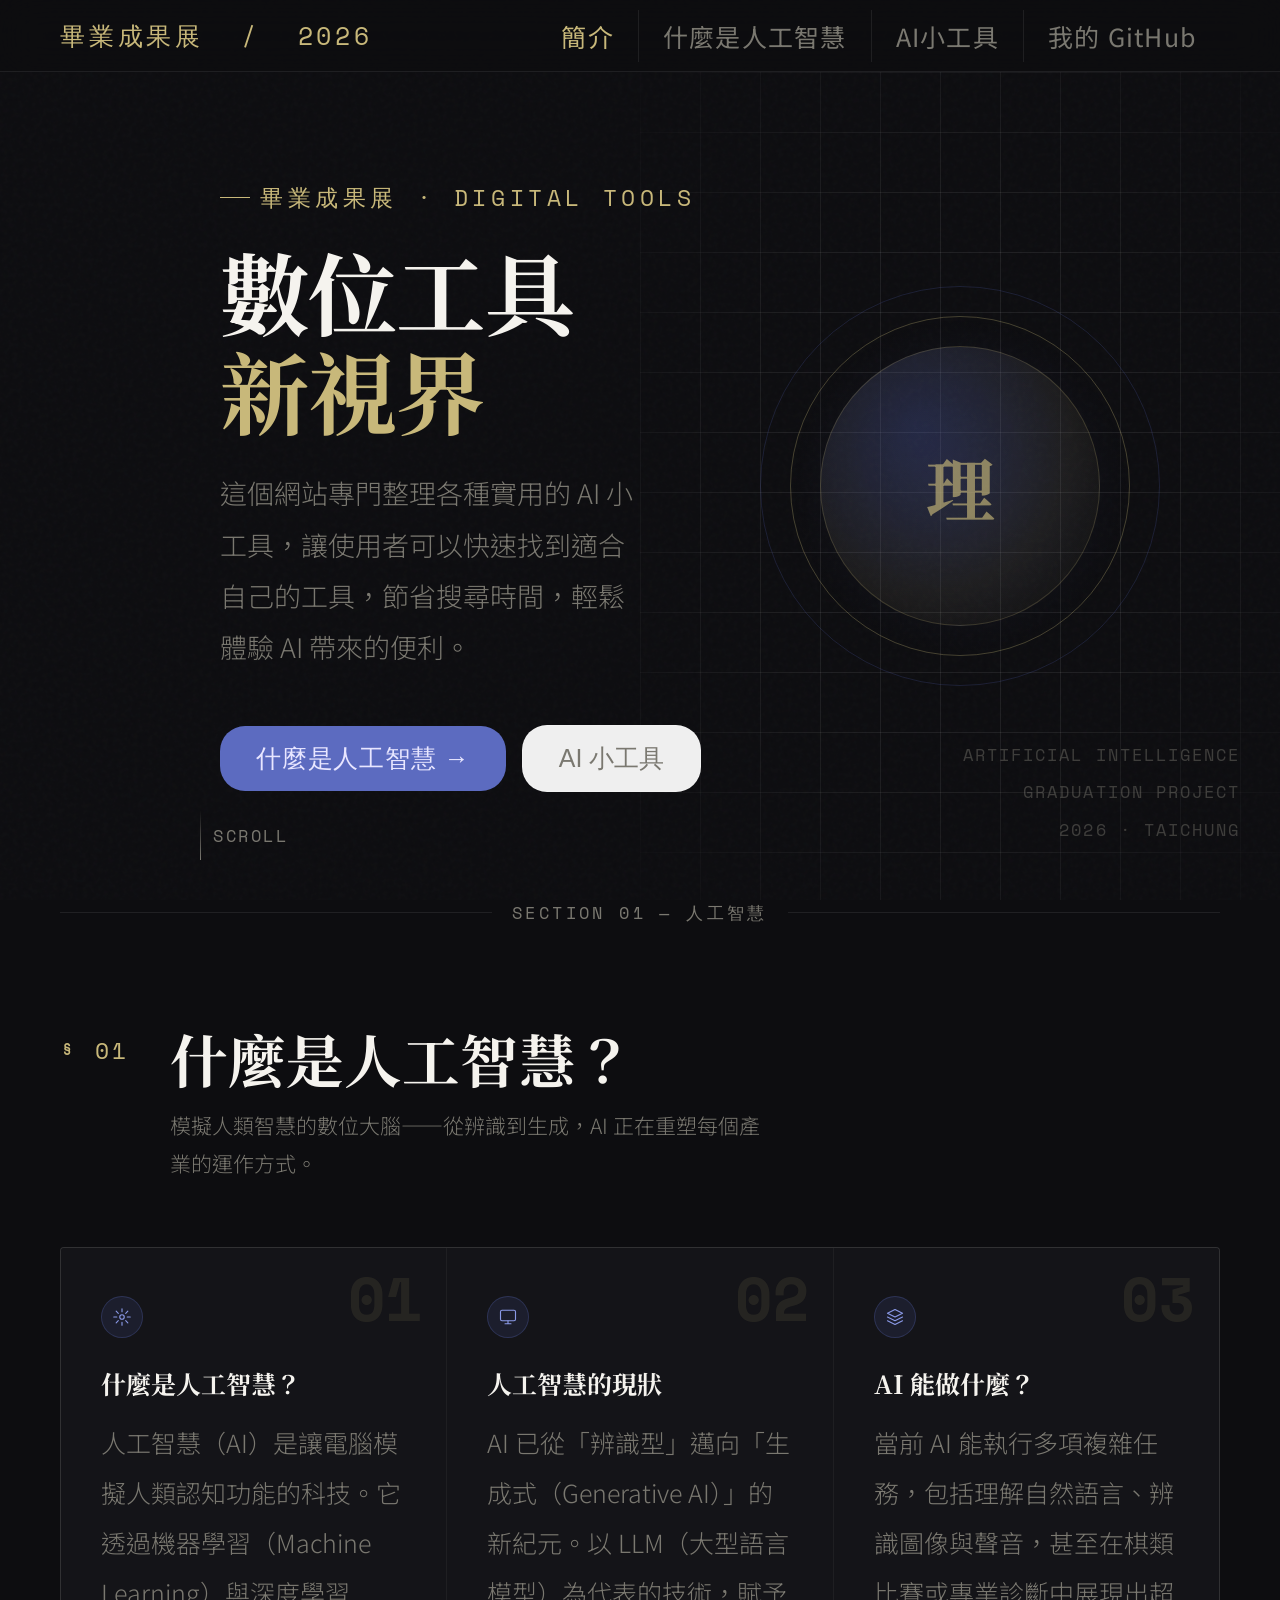
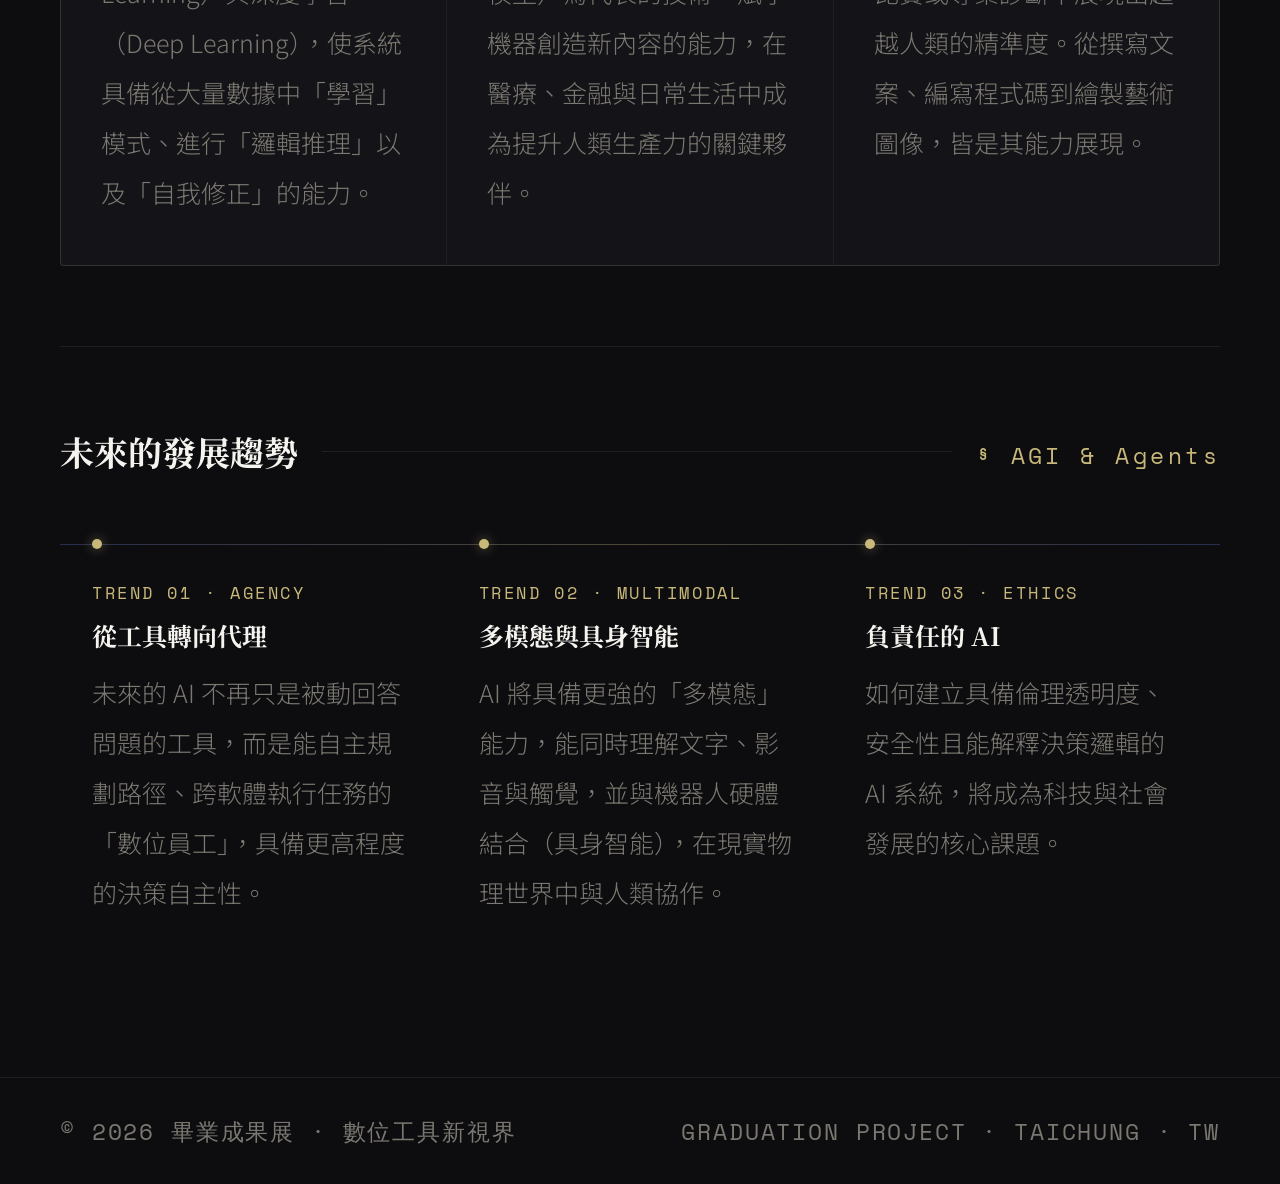
<file: index.html>
<!DOCTYPE html>
<html lang="zh-TW">
<head>
    <meta charset="UTF-8">
    <meta name="viewport" content="width=device-width, initial-scale=1.0">
    <title>畢業成果展</title>
    <link rel="preconnect" href="https://fonts.googleapis.com">
    <link rel="preconnect" href="https://fonts.gstatic.com" crossorigin>
    <link href="https://fonts.googleapis.com/css2?family=Noto+Serif+TC:wght@400;700&family=Space+Mono:wght@400;700&family=Noto+Sans+TC:wght@300;400;500&display=swap" rel="stylesheet">
    <link rel="stylesheet" href="style.css">
</head>
<body>

    <header>
        <div class="logo" onclick="showView('home')">畢業成果展 &nbsp;/&nbsp; 2026</div>
        <nav>
            <a onclick="showView('home'); scrollToHero();" data-view="home">簡介</a>
            <a onclick="showView('home'); scrollToAI();" data-view="home-ai">什麼是人工智慧</a>
            <a onclick="showView('tools')" data-view="tools">AI小工具</a>
            <a href="https://github.com/yaanwa" target="_blank">我的 GitHub</a>
        </nav>
    </header>

    <!-- ══════════════════════════════
         VIEW: HOME (Hero + AI 介紹)
    ══════════════════════════════ -->
    <div id="view-home" class="view active">
        <!-- Hero -->
        <section id="hero">
            <div class="hero-left">
                <div class="hero-tag">畢業成果展 · Digital Tools</div>
                <h1 class="hero-title">數位工具<br><em>新視界</em></h1>
                <p class="hero-sub">這個網站專門整理各種實用的 AI 小工具，讓使用者可以快速找到適合自己的工具，節省搜尋時間，輕鬆體驗 AI 帶來的便利。</p>
                <div class="hero-btns">
                    <button class="btn-primary" onclick="scrollToAI()">什麼是人工智慧 →</button>
                    <button class="btn-ghost" onclick="showView('tools')">AI 小工具</button>
                </div>
            </div>
            <div class="hero-right">
                <div class="grid-bg"></div>
                <div class="orb-ring">
                    <div class="orb-glow"></div>
                    <div class="orb-inner"><span class="orb-glyph">理</span></div>
                </div>
                <div class="corner-meta">ARTIFICIAL INTELLIGENCE<br>GRADUATION PROJECT<br>2026 · TAICHUNG</div>
            </div>
            <div class="scroll-line"><span>Scroll</span></div>
        </section>

        <!-- AI 介紹 -->
        <div class="section-divider" id="main2-anchor"><span>SECTION 01 — 人工智慧</span></div>
        <section id="main2">
            <div class="section-header">
                <div class="section-index">§ 01</div>
                <div class="section-title-block">
                    <h2>什麼是人工智慧？</h2>
                    <p>模擬人類智慧的數位大腦——從辨識到生成，AI 正在重塑每個產業的運作方式。</p>
                </div>
            </div>
            <div class="cards-grid">
                <div class="card">
                    <div class="card-num">01</div>
                    <div class="card-icon"><svg viewBox="0 0 24 24"><circle cx="12" cy="12" r="3"/><path d="M12 1v4M12 19v4M4.22 4.22l2.83 2.83M16.95 16.95l2.83 2.83M1 12h4M19 12h4M4.22 19.78l2.83-2.83M16.95 7.05l2.83-2.83"/></svg></div>
                    <h3>什麼是人工智慧？</h3>
                    <p>人工智慧（AI）是讓電腦模擬人類認知功能的科技。它透過機器學習（Machine Learning）與深度學習（Deep Learning），使系統具備從大量數據中「學習」模式、進行「邏輯推理」以及「自我修正」的能力。</p>
                    <div class="card-accent"></div>
                </div>
                <div class="card">
                    <div class="card-num">02</div>
                    <div class="card-icon"><svg viewBox="0 0 24 24"><rect x="2" y="3" width="20" height="14" rx="2"/><path d="M8 21h8M12 17v4"/></svg></div>
                    <h3>人工智慧的現狀</h3>
                    <p>AI 已從「辨識型」邁向「生成式（Generative AI）」的新紀元。以 LLM（大型語言模型）為代表的技術，賦予機器創造新內容的能力，在醫療、金融與日常生活中成為提升人類生產力的關鍵夥伴。</p>
                    <div class="card-accent"></div>
                </div>
                <div class="card">
                    <div class="card-num">03</div>
                    <div class="card-icon"><svg viewBox="0 0 24 24"><path d="M12 2L2 7l10 5 10-5-10-5zM2 17l10 5 10-5M2 12l10 5 10-5"/></svg></div>
                    <h3>AI 能做什麼？</h3>
                    <p>當前 AI 能執行多項複雜任務，包括理解自然語言、辨識圖像與聲音，甚至在棋類比賽或專業診斷中展現出超越人類的精準度。從撰寫文案、編寫程式碼到繪製藝術圖像，皆是其能力展現。</p>
                    <div class="card-accent"></div>
                </div>
            </div>
            <div class="future-block">
                <div class="future-header">
                    <h2>未來的發展趨勢</h2>
                    <div class="future-header-line" style="flex:1;height:1px;background:var(--line);"></div>
                    <div class="section-index">§ AGI &amp; Agents</div>
                </div>
                <div class="timeline">
                    <div class="tl-item">
                        <div class="tl-dot"></div>
                        <div class="tl-label">Trend 01 · Agency</div>
                        <div class="tl-title">從工具轉向代理</div>
                        <p class="tl-text">未來的 AI 不再只是被動回答問題的工具，而是能自主規劃路徑、跨軟體執行任務的「數位員工」，具備更高程度的決策自主性。</p>
                    </div>
                    <div class="tl-item">
                        <div class="tl-dot"></div>
                        <div class="tl-label">Trend 02 · Multimodal</div>
                        <div class="tl-title">多模態與具身智能</div>
                        <p class="tl-text">AI 將具備更強的「多模態」能力，能同時理解文字、影音與觸覺，並與機器人硬體結合（具身智能），在現實物理世界中與人類協作。</p>
                    </div>
                    <div class="tl-item">
                        <div class="tl-dot"></div>
                        <div class="tl-label">Trend 03 · Ethics</div>
                        <div class="tl-title">負責任的 AI</div>
                        <p class="tl-text">如何建立具備倫理透明度、安全性且能解釋決策邏輯的 AI 系統，將成為科技與社會發展的核心課題。</p>
                    </div>
                </div>
            </div>
        </section>

        <footer>
            <p>© 2026 畢業成果展 · 數位工具新視界</p>
            <p>GRADUATION PROJECT · TAICHUNG · TW</p>
        </footer>
    </div>

    <!-- ══════════════════════════════
         VIEW: TOOLS GRID
    ══════════════════════════════ -->
    <div id="view-tools" class="view">
        <section style="padding: 120px 60px 80px;">
            <div class="tools-page-header anim">
                <div class="page-tag">Section 02 · AI Tools</div>
                <h2>AI 小工具</h2>
                <p>精選 7 款實用 AI 工具，涵蓋學習、閱讀、筆記、求職與資訊搜尋，點擊任一卡片查看詳細介紹。</p>
            </div>
            <div class="tools-grid anim">
                <div class="tool-card" onclick="showDetail('thetawave')">
                    <div class="tool-card-index">01 / 07</div>
                    <div class="tool-card-emoji">🎓</div>
                    <h3>Thetawave</h3>
                    <div class="tool-card-tag">學術筆記</div>
                    <p>專為大學生打造的智慧筆記工具，語音錄入、自動整理，內建 Flashcard 與 Quiz 功能。</p>
                    <span class="tool-card-arrow">↗</span>
                    <div class="tool-card-bar"></div>
                </div>
                <div class="tool-card" onclick="showDetail('libriai')">
                    <div class="tool-card-index">02 / 07</div>
                    <div class="tool-card-emoji">📚</div>
                    <h3>LibriAI</h3>
                    <div class="tool-card-tag">電子書整理</div>
                    <p>上傳 PDF、電子書或影片連結，AI 精準提取核心，生成結構化大綱與重點摘要。</p>
                    <span class="tool-card-arrow">↗</span>
                    <div class="tool-card-bar"></div>
                </div>
                <div class="tool-card" onclick="showDetail('kuse')">
                    <div class="tool-card-index">03 / 07</div>
                    <div class="tool-card-emoji">📓</div>
                    <h3>Kuse</h3>
                    <div class="tool-card-tag">視覺化筆記</div>
                    <p>擁有 AI 加持的無限畫布，自由整合圖片、PDF、影片，智能梳理跨領域邏輯。</p>
                    <span class="tool-card-arrow">↗</span>
                    <div class="tool-card-bar"></div>
                </div>
                <div class="tool-card" onclick="showDetail('slayjobs')">
                    <div class="tool-card-index">04 / 07</div>
                    <div class="tool-card-emoji">💼</div>
                    <h3>Slayjobs</h3>
                    <div class="tool-card-tag">面試準備</div>
                    <p>分析職缺描述，預測面試問題，提供客製化回答策略與履歷優化建議。</p>
                    <span class="tool-card-arrow">↗</span>
                    <div class="tool-card-bar"></div>
                </div>
                <div class="tool-card" onclick="showDetail('gemini')">
                    <div class="tool-card-index">05 / 07</div>
                    <div class="tool-card-emoji">♊</div>
                    <h3>Gemini</h3>
                    <div class="tool-card-tag">查資料 / 寫文</div>
                    <p>Google 旗艦 AI，深度整合 Google 生態，適合即時資訊查證與各類文字創作。</p>
                    <span class="tool-card-arrow">↗</span>
                    <div class="tool-card-bar"></div>
                </div>
                <div class="tool-card" onclick="showDetail('perplexity')">
                    <div class="tool-card-index">06 / 07</div>
                    <div class="tool-card-emoji">🔍</div>
                    <h3>Perplexity</h3>
                    <div class="tool-card-tag">AI 搜尋</div>
                    <p>引用透明化的次世代搜尋引擎，即時搜全網並附精確來源，直接給出綜合報告。</p>
                    <span class="tool-card-arrow">↗</span>
                    <div class="tool-card-bar"></div>
                </div>
                <div class="tool-card tool-card-wide" onclick="showDetail('claude')">
                    <div>
                        <div class="tool-card-index">07 / 07</div>
                        <div class="tool-card-emoji">👨‍💻</div>
                        <h3>Claude</h3>
                        <div class="tool-card-tag">程式設計</div>
                    </div>
                    <p class="tool-card-wide-text">以優雅文筆與強大邏輯推理著稱，尤其在程式設計領域表現卓越。能一次處理數萬字的程式碼庫，給出深度分析與 Debug 建議，是軟體工程師與文字創作者的高階首選。</p>
                    <span class="tool-card-arrow">↗</span>
                    <div class="tool-card-bar"></div>
                </div>
            </div>
        </section>
        <footer>
            <p>© 2026 畢業成果展 · 數位工具新視界</p>
            <p>GRADUATION PROJECT · TAICHUNG · TW</p>
        </footer>
    </div>

    <!-- ══════════════════════════════
         VIEW: TOOL DETAIL
    ══════════════════════════════ -->
    <div id="view-detail" class="view">
        <section style="padding: 120px 60px 80px;">
            <div class="detail-back" onclick="showView('tools')">返回 AI 小工具</div>
            <div class="detail-layout" id="detail-content"></div>
        </section>
        <footer>
            <p>© 2026 畢業成果展 · 數位工具新視界</p>
            <p>GRADUATION PROJECT · TAICHUNG · TW</p>
        </footer>
    </div>

    <script>
        const tools = {
            thetawave: {
                emoji: '🎓', name: 'Thetawave', subtitle: '大學生的學業神隊友',
                meta: 'Academic Notes · AI Study Tool', url: 'https://thetawave.ai/zh-tw',
                features: ['語音錄入自動轉化筆記','心智圖與重點大綱生成','Flashcard 抽認卡系統','Quiz 互動測驗功能','課本掃描智能整理'],
                body: ['Thetawave 是一款專為學術場景打造的智慧筆記工具，特別受到海外留學生與頂尖名校大學生的青睞。它的核心強項在於「即時轉化」與「深度輸入」，使用者可以直接在課堂中透過語音錄入或掃描課本，AI 便會自動將雜亂的資訊整理成精簡且具邏輯性的筆記。','功能上，它不僅能生成心智圖與重點大綱，還內建了「Flashcard（抽認卡）」與「Quiz（小測驗）」功能，幫助學生將靜態筆記轉變為互動式的複習材料。這種「輸入即輸出」的學習閉環設計，大幅縮短了傳統筆記到複習之間的距離。','對於面臨考前衝刺或需要處理海量學科內容的大學生來說，Thetawave 就像是一個可以裝進口袋的「第二大腦」，將原本枯燥的抄寫轉化為高效的知識吸收。特別是在需要快速掌握陌生科目或同時應付多門課程壓力時，它的智能整理能力能讓你在最短時間內建立清晰的知識架構。']
            },
            libriai: {
                emoji: '📚', name: 'LibriAI', subtitle: '電子書與長文本的導讀大師',
                meta: 'Reading · Document Summarizer', url: 'https://www.thelibri.ai/',
                features: ['PDF / Word 文件上傳解析','跨語言閱讀與翻譯','結構化大綱自動生成','核心精髓濃縮摘要','圖片與影片連結分析'],
                body: ['LibriAI 致力於解決現代人「資訊焦慮」的問題，特別是針對厚重的電子書與長篇學術文件。它的強項在於強大的多媒體內容總結能力，無論是上傳 PDF、Word 電子書，甚至是圖片與影片連結，它都能精準提取核心精髓，並將其濃縮為高品質的知識摘要。','這款工具的功能亮點在於「跨語言閱讀」與「結構化產出」。它可以幫助讀者在極短的時間內掌握一本書的骨幹，並能自動生成結構化的大綱與筆記，讓你不再被語言障礙或文件長度所困。','其主要受眾為研究人員、職場人士以及熱愛終身學習的讀者。無論是需要快速消化學術文獻的研究生，還是面對一疊報告不知從何讀起的上班族，LibriAI 都能讓你以最少的時間成本，獲取最大的知識價值。']
            },
            kuse: {
                emoji: '📓', name: 'Kuse', subtitle: '視覺化與全能筆記的畫布',
                meta: 'Visual Notes · Infinite Canvas', url: 'https://www.kuse.ai/zh-tw',
                features: ['無限畫布自由拖曳排版','多格式整合（圖片、PDF、影片）','智能解題與自動寫作助手','跨領域邏輯梳理','社交媒體貼文一鍵生成'],
                body: ['Kuse 不僅是一個筆記工具，更像是一張擁有 AI 加持的「無限畫布」。它的強項在於「視覺化整理」與「多格式整合」，使用者可以在一個空間內自由拖曳圖片、PDF、YouTube 影片與網頁連結，AI 會即時分析這些異質資料，協助使用者進行跨領域的邏輯梳理。','除了基本的摘要功能，Kuse 還具備「智能解題」與「自動寫作助手」，能根據現有的筆記草稿一鍵生成完整的標題、段落甚至社交媒體貼文。這種從「整理思維」到「輸出內容」的一條龍流程，讓創作者和研究者的工作效率倍增。','其受眾群非常廣泛，包含需要進行專案規劃的 UI/UX 設計師、整理研究報告的學者，以及追求極致組織效率的數位遊牧民族。如果你曾為「靈感散落在各處」而苦惱，Kuse 就是那個幫你把一切匯聚在同一個空間的神器。']
            },
            slayjobs: {
                emoji: '💼', name: 'Slayjobs', subtitle: '職場求職的面試過關利器',
                meta: 'Career · Interview Training', url: 'https://slayjobs.com/',
                features: ['職缺描述（JD）智能分析','面試問題預測與模擬','客製化回答策略建議','履歷優化與排版建議','語調與表達邏輯反饋'],
                body: ['Slayjobs 是一款專注於「求職實戰」的垂直領域 AI，專為面臨求職挑戰的職場新人或轉職者設計。它的強項在於精準的「面試模擬」與「履歷優化」。透過分析職缺描述（JD），它能預測面試官可能提出的問題，並根據使用者的背景提供客製化的回答策略建議。','在功能層面，Slayjobs 提供了模擬面試反饋，幫助求職者調整語調、表達邏輯甚至內容的專業度。這就像擁有一位私人職涯教練，在真正上場前幫你把所有細節打磨到位。','對於正在尋找理想工作、對面試感到緊張，或是需要針對特定職位調整履歷的應徵者來說，Slayjobs 提供了一個私密且高效的練習場域。它讓你在不承受真實壓力的環境下反覆磨練，顯著提升錄取成功率。']
            },
            gemini: {
                emoji: '♊', name: 'Gemini', subtitle: '資訊檢索與內容創作的平衡者',
                meta: 'Google AI · General Purpose', url: 'https://gemini.google.com/app?hl=zh-TW',
                features: ['深度資訊檢索與即時搜尋','Google 生態無縫整合','文字創作與翻譯','複雜資料查證','親切且高常識的對話體驗'],
                body: ['Gemini 是 Google 推出的旗艦級 AI 助手，其強項在於深厚的「資訊檢索能力」與「跨工具生態整合」。作為一個通用的 AI 助手，它能與 Google 文件、地圖、郵件等功能無縫對接，適合處理需要即時網路資訊支援的寫作與分析任務。','它的功能涵蓋了文字創作、資料查證以及複雜的翻譯任務，語氣通常親切且具備高度的常識。搭配 Google 強大的搜索基礎設施，Gemini 在需要整合多方資訊並做出快速判斷的場景中表現尤為突出。','Gemini 的受眾群最為大眾化，從需要寫信、撰寫文案的辦公族，到需要快速查證旅遊資訊的普羅大眾，都能透過 Gemini 獲得穩定且高品質的協助。如果你已深度使用 Google 的各項服務，Gemini 將是最無縫的 AI 擴充選項。']
            },
            perplexity: {
                emoji: '🔍', name: 'Perplexity', subtitle: '下一代的 AI 搜尋引擎',
                meta: 'AI Search · Source-Cited', url: 'https://www.perplexity.ai/',
                features: ['即時全網搜索整合','精確來源標籤引用','邏輯嚴密的綜合報告','學術論文查詢支援','高事實準確性保障'],
                body: ['Perplexity 徹底顛覆了傳統搜尋引擎的邏輯，其強項在於「引用透明化」與「答案直接化」。與其說它是聊天機器人，它更像是一個會說話的學術圖書館。每當使用者提出問題，它會即時搜索全網，並附上精確的來源標籤，確保每一條資訊都有據可查。','對於需要寫論文、做市場調研或需要高度事實準確性的使用者來說，Perplexity 的功能價值極高。它能幫助使用者跳過翻閱無數搜尋結果分頁的過程，直接給出邏輯嚴密的綜合性報告。','在資訊爆炸的時代，「知道資訊從哪裡來」比「得到一個答案」更為重要。Perplexity 正是抓住了這個痛點——它的受眾主要是專業人士、分析師與學生，是所有追求「正確且可驗證的資訊」的人的首選工具。']
            },
            claude: {
                emoji: '👨‍💻', name: 'Claude', subtitle: '程式設計與長邏輯處理的工匠',
                meta: 'Coding · Long-Context AI', url: 'https://claude.ai/',
                features: ['超長上下文處理能力','程式碼 Debug 與深度分析','低幻覺率、高邏輯嚴謹度','優雅人性化的回應風格','複雜文本編輯與法務輔助'],
                body: ['Claude 在 AI 圈以其「優雅的文筆」與「強大的邏輯推理能力」著稱，尤其在「程式設計（Coding）」領域表現卓越。它的強項在於處理超長上下文的能力，能一次閱讀數萬字的程式碼庫或長篇小說，並在不遺漏細節的情況下給出深度分析或 Debug 建議。','在功能上，Claude 的回應通常更具人性化且邏輯嚴謹，相較於其他 AI，它在減少「幻覺（Hallucination）」問題上做得更為出色。無論是逐行解析複雜的演算法，還是幫助工程師重構一段混亂的程式碼，Claude 都能以清晰有條理的方式呈現解決方案。','其受眾群高度集中在軟體工程師、文字創作者與法務人員。對於需要處理複雜代碼邏輯或進行深度文本編輯的用戶而言，Claude 是目前市面上最穩定且具專業深度的高階 AI 選擇。而這個網站本身，也正是透過 Claude 的協助打造出來的。']
            }
        };

        function showView(name) {
            document.querySelectorAll('.view').forEach(v => v.classList.remove('active'));
            document.getElementById('view-' + name).classList.add('active');
            window.scrollTo(0, 0);
            // re-trigger .anim elements
            document.getElementById('view-' + name).querySelectorAll('.anim').forEach((el, i) => {
                el.style.animation = 'none';
                el.offsetHeight;
                el.style.opacity = '0';
                el.style.animation = `fadein 0.7s ease ${0.05 + i * 0.12}s forwards`;
            });
            // update nav highlight
            updateNav(name);
        }

        function updateNav(view) {
            document.querySelectorAll('nav a[data-view]').forEach(a => {
                a.classList.remove('active');
                if (a.dataset.view === view || a.dataset.view === 'home-ai' && view === 'home') {
                    // handled by scroll listener for home
                }
                if (a.dataset.view === view) a.classList.add('active');
            });
            if (view === 'home') {
                document.querySelector('nav a[data-view="home"]').classList.add('active');
            }
        }

        function scrollToHero() {
            if (!document.getElementById('view-home').classList.contains('active')) showView('home');
            window.scrollTo({ top: 0, behavior: 'smooth' });
        }

        function scrollToAI() {
            if (!document.getElementById('view-home').classList.contains('active')) {
                showView('home');
                setTimeout(() => {
                    document.getElementById('main2-anchor').scrollIntoView({ behavior: 'smooth' });
                }, 100);
            } else {
                document.getElementById('main2-anchor').scrollIntoView({ behavior: 'smooth' });
            }
        }

        function showDetail(id) {
            const t = tools[id];
            document.getElementById('detail-content').innerHTML = `
                <div class="detail-main">
                    <div class="detail-emoji">${t.emoji}</div>
                    <div class="detail-meta">${t.meta}</div>
                    <div class="detail-title">${t.name}</div>
                    <div class="detail-subtitle">${t.subtitle}</div>
                    <div class="detail-divider"></div>
                    <div class="detail-body">${t.body.map(p => `<p>${p}</p>`).join('')}</div>
                </div>
                <div class="detail-sidebar">
                    <div class="detail-card">
                        <div class="detail-card-header">
                            <p>Tool Overview</p>
                            <h4>${t.name}</h4>
                        </div>
                        <div class="detail-features">
                            ${t.features.map(f => `<div class="detail-feature">${f}</div>`).join('')}
                        </div>
                        <div class="detail-cta">
                            <a href="${t.url}" target="_blank">前往官方網站 ↗</a>
                        </div>
                    </div>
                </div>`;
            showView('detail');
        }

        // Scroll-aware nav highlight on home view
        const main2anchor = document.getElementById('main2-anchor');
        window.addEventListener('scroll', () => {
            if (!document.getElementById('view-home').classList.contains('active')) return;
            const scrolled = window.scrollY;
            const threshold = main2anchor.getBoundingClientRect().top + scrolled - 100;
            if (scrolled >= threshold) {
                document.querySelector('nav a[data-view="home"]').classList.remove('active');
                document.querySelector('nav a[data-view="home-ai"]').classList.add('active');
            } else {
                document.querySelector('nav a[data-view="home-ai"]').classList.remove('active');
                document.querySelector('nav a[data-view="home"]').classList.add('active');
            }
        });

        // Init
        document.querySelector('nav a[data-view="home"]').classList.add('active');
    </script>
</body>
</html>
</file>
<file: style.css>
:root {
    --bg: #0d0d10;
    --bg2: #141418;
    --bg3: #1c1c22;
    --line: rgba(255,255,255,0.08);
    --line2: rgba(255,255,255,0.15);
    --text: #e8e6e0;
    --muted: #7a7870;
    --accent: #c8b87a;
    --accent2: #5c6bc0;
    --white: #f5f3ee;
}
*, *::before, *::after { user-select: none; margin: 0; padding: 0; box-sizing: border-box; text-decoration: none; }
html { scroll-behavior: smooth; }
body { background: var(--bg); color: var(--text); font-family: 'Noto Sans TC', sans-serif; font-weight: 300; overflow-x: hidden; }
body::before {
    content: ''; position: fixed; inset: 0;
    background-image: url("data:image/svg+xml,%3Csvg viewBox='0 0 200 200' xmlns='http://www.w3.org/2000/svg'%3E%3Cfilter id='n'%3E%3CfeTurbulence type='fractalNoise' baseFrequency='0.9' numOctaves='4' stitchTiles='stitch'/%3E%3C/filter%3E%3Crect width='100%25' height='100%25' filter='url(%23n)' opacity='0.04'/%3E%3C/svg%3E");
    pointer-events: none; z-index: 0; opacity: 0.6;
}

/* ── HEADER ── */
header {
    position: fixed; top: 0; left: 0; right: 0; z-index: 100;
    display: flex; align-items: center; justify-content: space-between;
    padding: 0 60px; height: 72px;
    border-bottom: 1px solid var(--line);
    backdrop-filter: blur(20px);
    background: rgba(13,13,16,0.85);
}
.logo { font-family: 'Space Mono', monospace; font-size: 25px; letter-spacing: 0.15em; color: var(--accent); cursor: pointer; }
nav { display: flex; }
nav a {
    font-size: 25px; letter-spacing: 0.05em; color: var(--muted);
    padding: 8px 24px; border-left: 1px solid var(--line);
    transition: color 0.3s; font-weight: 400; cursor: pointer;
}
nav a:first-child { border-left: none; }
nav a:hover { color: var(--white); }
nav a.active { color: var(--accent); }

/* ── VIEWS ── */
.view { display: none; }
.view.active { display: block; }

/* ── ANIMATIONS ── */
@keyframes fadein { from { opacity: 0; transform: translateY(18px); } to { opacity: 1; transform: translateY(0); } }
@keyframes pulse-ring { 0%,100% { opacity:0.5; transform:scale(1); } 50% { opacity:1; transform:scale(1.02); } }
@keyframes float { 0%,100% { transform:translateY(0); } 50% { transform:translateY(-12px); } }
@keyframes scrollpulse { 0%,100% { opacity:0.3; } 50% { opacity:0.8; } }
.anim { opacity: 0; animation: fadein 0.7s ease forwards; }

/* ════════════════════════════════
    VIEW: HOME  (Hero + AI 介紹)
════════════════════════════════ */
#view-home { padding-top: 72px; }

/* — HERO — */
#hero {
    position: relative; min-height: calc(100vh - 72px);
    display: grid; grid-template-columns: 1fr 1fr; overflow: hidden;
}
.hero-left {
    display: flex; flex-direction: column; justify-content: center;
    padding: 80px 60px 80px 50px; position: relative; z-index: 2; left: 170px;
}
.hero-tag {
    font-family: 'Space Mono', monospace; font-size: 23px; letter-spacing: 0.2em;
    color: var(--accent); text-transform: uppercase; margin-bottom: 28px;
    display: flex; align-items: center; gap: 10px;
    opacity: 0; animation: fadein 0.8s ease 0.1s forwards;
}
.hero-tag::before { content: ''; display: block; width: 30px; height: 1px; background: var(--accent); }
.hero-title {
    font-family: 'Noto Serif TC', serif; font-size: clamp(61px, 7vw, 97px);
    font-weight: 700; line-height: 1.1; color: var(--white);
    margin-bottom: 28px; letter-spacing: -0.02em;
    opacity: 0; animation: fadein 0.8s ease 0.25s forwards;
}
.hero-title em { font-style: normal; color: var(--accent); }
.hero-sub {
    font-size: 27px; color: var(--muted); line-height: 1.9;
    max-width: 420px; margin-bottom: 52px;
    opacity: 0; animation: fadein 0.8s ease 0.4s forwards;
}
.hero-btns {
    display: flex; gap: 16px; align-items: center;
    opacity: 0; animation: fadein 0.8s ease 0.55s forwards;
}
.hero-btns > button {
    border-radius: 25px;
}
.btn-primary {
    display: inline-flex; align-items: center; gap: 8px; padding: 16px 36px;
    background: var(--accent2); color: #e8e6ff; font-size: 25px; font-weight: 500;
    border-radius: 2px; transition: background 0.3s, transform 0.2s;
    letter-spacing: 0.03em; cursor: pointer; border: none;
}
.btn-primary:hover { background: #6f7ed4; transform: translateY(-2px); }
.btn-ghost {
    display: inline-flex; align-items: center; gap: 8px; padding: 16px 36px;
    border: 1px solid var(--line2); color: var(--muted); font-size: 25px;
    border-radius: 2px; transition: border-color 0.3s, color 0.3s; cursor: pointer;
}
.btn-ghost:hover { border-color: var(--accent); color: var(--accent); }

.hero-right { position: relative; display: flex; align-items: center; justify-content: center; overflow: hidden; }
.grid-bg {
    position: absolute; inset: 0;
    background-image: linear-gradient(var(--line) 1px, transparent 1px), linear-gradient(90deg, var(--line) 1px, transparent 1px);
    background-size: 60px 60px;
    mask-image: radial-gradient(ellipse 70% 80% at 50% 50%, black 40%, transparent 100%);
}
.orb-ring { position: relative; width: 340px; height: 340px; z-index: 2; }
.orb-ring::before { content:''; position:absolute; inset:0; border-radius:50%; border:1px solid rgba(200,184,122,0.3); animation:pulse-ring 4s ease-in-out infinite; }
.orb-ring::after { content:''; position:absolute; inset:-30px; border-radius:50%; border:1px solid rgba(92,107,192,0.2); animation:pulse-ring 4s ease-in-out infinite 1s; }
.orb-inner {
    position:absolute; inset:30px; border-radius:50%;
    background:radial-gradient(ellipse at 35% 30%, rgba(92,107,192,0.25), rgba(200,184,122,0.08) 60%, transparent);
    border:1px solid rgba(200,184,122,0.2);
    display:flex; align-items:center; justify-content:center;
    animation:float 6s ease-in-out infinite;
}
.orb-glyph { font-family:'Noto Serif TC',serif; font-size:69px; color:rgba(200,184,122,0.65); font-weight:700; }
.orb-glow { position:absolute; inset:0; border-radius:50%; background:radial-gradient(ellipse at 50% 50%, rgba(92,107,192,0.12), transparent 70%); }
.corner-meta { position:absolute; bottom:52px; right:40px; font-family:'Space Mono',monospace; font-size:17px; color:var(--muted); letter-spacing:0.12em; line-height:2.2; opacity:0.45; text-align:right; }
.scroll-line { position:absolute; bottom:40px; left:60px; display:flex; align-items:center; gap:12px; z-index:2; left: 200px;}
.scroll-line span { font-family:'Space Mono',monospace; font-size:17px; letter-spacing:0.15em; color:var(--muted); text-transform:uppercase; }
.scroll-line::before { content:''; display:block; width:1px; height:50px; background:linear-gradient(to bottom, transparent, var(--muted)); animation:scrollpulse 2s ease-in-out infinite; }

/* — SECTION DIVIDER — */
.section-divider {
    display:flex; align-items:center; padding: 0 60px; gap:20px;
}
.section-divider span { font-family:'Space Mono',monospace; font-size:17px; letter-spacing:0.2em; color:var(--muted); white-space:nowrap; }
.section-divider::before, .section-divider::after { content:''; flex:1; height:1px; background:var(--line); }

/* — AI 介紹 SECTION — */
#main2 { padding: 100px 60px 80px; }
.section-header { display:flex; align-items:flex-start; gap:40px; margin-bottom:64px; }
.section-index { font-family:'Space Mono',monospace; font-size:23px; color:var(--accent); letter-spacing:0.15em; padding-top:8px; white-space:nowrap; }
.section-title-block h2 { font-family:'Noto Serif TC',serif; font-size:clamp(37px,4.5vw,59px); font-weight:700; color:var(--white); line-height:1.15; margin-bottom:16px; }
.section-title-block p { font-size:21px; color:var(--muted); line-height:1.8; max-width:600px; }

.cards-grid { display:grid; grid-template-columns:repeat(3,1fr); gap:1px; background:var(--line); border:1px solid var(--line); border-radius:4px; overflow:hidden; }
.card { background:var(--bg2); padding:48px 40px; position:relative; transition:background 0.4s; }
.card:hover { background:var(--bg3); }
.card-num { font-family:'Space Mono',monospace; font-size:61px; font-weight:700; color:rgba(200,184,122,0.1); position:absolute; top:20px; right:24px; line-height:1; }
.card-icon { width:42px; height:42px; border-radius:50%; background:rgba(92,107,192,0.12); border:1px solid rgba(92,107,192,0.28); display:flex; align-items:center; justify-content:center; margin-bottom:28px; }
.card-icon svg { width:18px; height:18px; stroke:#8b9ae8; fill:none; stroke-width:1.5; stroke-linecap:round; stroke-linejoin:round; }
.card h3 { font-family:'Noto Serif TC',serif; font-size:25px; font-weight:700; color:var(--white); margin-bottom:16px; line-height:1.4; }
.card p { font-size:25px; color:var(--muted); line-height:2; }
.card-accent { position:absolute; bottom:0; left:0; right:0; height:2px; background:linear-gradient(90deg,var(--accent2),transparent); opacity:0; transition:opacity 0.4s; }
.card:hover .card-accent { opacity:1; }

.future-block { margin-top:80px; border-top:1px solid var(--line); padding-top:80px; }
.future-header { display:flex; align-items:center; gap:24px; margin-bottom:52px; }
.future-header h2 { font-family:'Noto Serif TC',serif; font-size:34px; color:var(--white); white-space:nowrap; }
.future-header-line { flex:1; height:1px; background:var(--line); }
.timeline { display:grid; grid-template-columns:repeat(3,1fr); position:relative; }
.timeline::before { content:''; position:absolute; top:16px; left:0; right:0; height:1px; background:linear-gradient(90deg,var(--accent2),var(--accent),var(--accent2)); opacity:0.35; }
.tl-item { padding:52px 32px 0; position:relative; }
.tl-dot { width:10px; height:10px; border-radius:50%; background:var(--accent); position:absolute; top:11px; left:32px; box-shadow:0 0 12px rgba(200,184,122,0.5); }
.tl-label { font-family:'Space Mono',monospace; font-size:17px; letter-spacing:0.15em; color:var(--accent); text-transform:uppercase; margin-bottom:12px; }
.tl-title { font-family:'Noto Serif TC',serif; font-size:25px; color:var(--white); margin-bottom:14px; font-weight:700; }
.tl-text { font-size:25px; color:var(--muted); line-height:2; }

/* ════════════════════════════════
    VIEW: TOOLS GRID
════════════════════════════════ */
#view-tools { padding: 120px 60px 80px; }
.tools-page-header { margin-bottom: 64px; }
.page-tag { font-family:'Space Mono',monospace; font-size:23px; letter-spacing:0.2em; color:var(--accent); text-transform:uppercase; margin-bottom:20px; display:flex; align-items:center; gap:10px; }
.page-tag::before { content:''; display:block; width:30px; height:1px; background:var(--accent); }
.tools-page-header h2 { font-family:'Noto Serif TC',serif; font-size:clamp(41px,4.5vw,67px); font-weight:700; color:var(--white); line-height:1.1; margin-bottom:16px; }
.tools-page-header p { font-size:21px; color:var(--muted); line-height:1.8; max-width:520px; }

.tools-grid { display:grid; grid-template-columns:repeat(3,1fr); gap:1px; background:var(--line); border:1px solid var(--line); border-radius:4px; overflow:hidden; }
.tool-card { background:var(--bg2); padding:40px 36px 36px; position:relative; cursor:pointer; transition:background 0.35s; display:flex; flex-direction:column; }
.tool-card:hover { background:var(--bg3); }
.tool-card:hover .tool-card-arrow { opacity:1; transform:translate(2px,-2px); }
.tool-card:hover .tool-card-bar { opacity:1; }
.tool-card-index { font-family:'Space Mono',monospace; font-size:17px; letter-spacing:0.15em; color:var(--muted); margin-bottom:28px; }
.tool-card-emoji { font-size:37px; margin-bottom:20px; line-height:1; }
.tool-card h3 { font-family:'Noto Serif TC',serif; font-size:27px; font-weight:700; color:var(--white); margin-bottom:10px; line-height:1.3; }
.tool-card-tag { font-family:'Space Mono',monospace; font-size:17px; letter-spacing:0.12em; color:var(--accent); text-transform:uppercase; margin-bottom:16px; }
.tool-card p { font-size:25px; color:var(--muted); line-height:1.9; flex:1; }
.tool-card-arrow { position:absolute; top:28px; right:28px; font-size:25px; color:var(--accent); opacity:0; transition:opacity 0.3s, transform 0.3s; }
.tool-card-bar { position:absolute; bottom:0; left:0; right:0; height:2px; background:linear-gradient(90deg,var(--accent2),var(--accent)); opacity:0; transition:opacity 0.35s; }
.tool-card-wide { grid-column: span 3; flex-direction:row !important; align-items:center; gap:40px; }
.tool-card-wide .tool-card-wide-text { font-size:25px; color:var(--muted); line-height:1.9; flex:1; border-left:1px solid var(--line); padding-left:40px; }

/* ════════════════════════════════
    VIEW: TOOL DETAIL
════════════════════════════════ */
#view-detail { padding: 120px 60px 80px; }
.detail-back { display:inline-flex; align-items:center; gap:8px; font-family:'Space Mono',monospace; font-size:23px; letter-spacing:0.12em; color:var(--muted); text-transform:uppercase; cursor:pointer; margin-bottom:56px; transition:color 0.3s; }
.detail-back:hover { color:var(--accent); }
.detail-back::before { content:'←'; font-size:21px; }
.detail-layout { display:grid; grid-template-columns:1fr 360px; gap:80px; align-items:start; }
.detail-emoji { font-size:61px; margin-bottom:24px; line-height:1; }
.detail-meta { font-family:'Space Mono',monospace; font-size:17px; letter-spacing:0.18em; color:var(--accent); text-transform:uppercase; margin-bottom:16px; }
.detail-title { font-family:'Noto Serif TC',serif; font-size:clamp(41px,4.5vw,63px); font-weight:700; color:var(--white); line-height:1.1; margin-bottom:12px; }
.detail-subtitle { font-size:23px; color:var(--accent); font-weight:400; margin-bottom:40px; }
.detail-divider { height:1px; background:var(--line); margin-bottom:40px; }
.detail-body { font-size:21px; color:var(--muted); line-height:2.1; }
.detail-body p { margin-bottom:28px; }
.detail-body p:last-child { margin-bottom:0; }
.detail-card { background:var(--bg2); border:1px solid var(--line); border-radius:4px; overflow:hidden; position:sticky; top:96px; }
.detail-card-header { padding:28px 28px 20px; border-bottom:1px solid var(--line); }
.detail-card-header p { font-size:17px; font-family:'Space Mono',monospace; letter-spacing:0.12em; color:var(--muted); text-transform:uppercase; margin-bottom:8px; }
.detail-card-header h4 { font-family:'Noto Serif TC',serif; font-size:25px; color:var(--white); font-weight:700; }
.detail-features { padding:24px 28px; border-bottom:1px solid var(--line); }
.detail-feature { display:flex; align-items:flex-start; gap:10px; margin-bottom:16px; font-size:25px; color:var(--muted); line-height:1.7; }
.detail-feature:last-child { margin-bottom:0; }
.detail-feature::before { content:'✦'; color:var(--accent); font-size:15px; margin-top:4px; flex-shrink:0; }
.detail-cta { padding:24px 28px; }
.detail-cta a { display:flex; align-items:center; justify-content:center; gap:8px; width:100%; padding:16px 20px; background:var(--accent2); color:#e8e6ff; font-size:14px; font-weight:500; letter-spacing:0.05em; border-radius:2px; transition:background 0.3s; font-family:'Space Mono',monospace; }
.detail-cta a:hover { background:#6f7ed4; }

/* ── FOOTER ── */
footer { border-top:1px solid var(--line); padding:36px 60px; display:flex; justify-content:space-between; align-items:center; margin-top:80px; }
footer p { font-family:'Space Mono',monospace; font-size:23px; color:var(--muted); letter-spacing:0.08em; }
</file>
